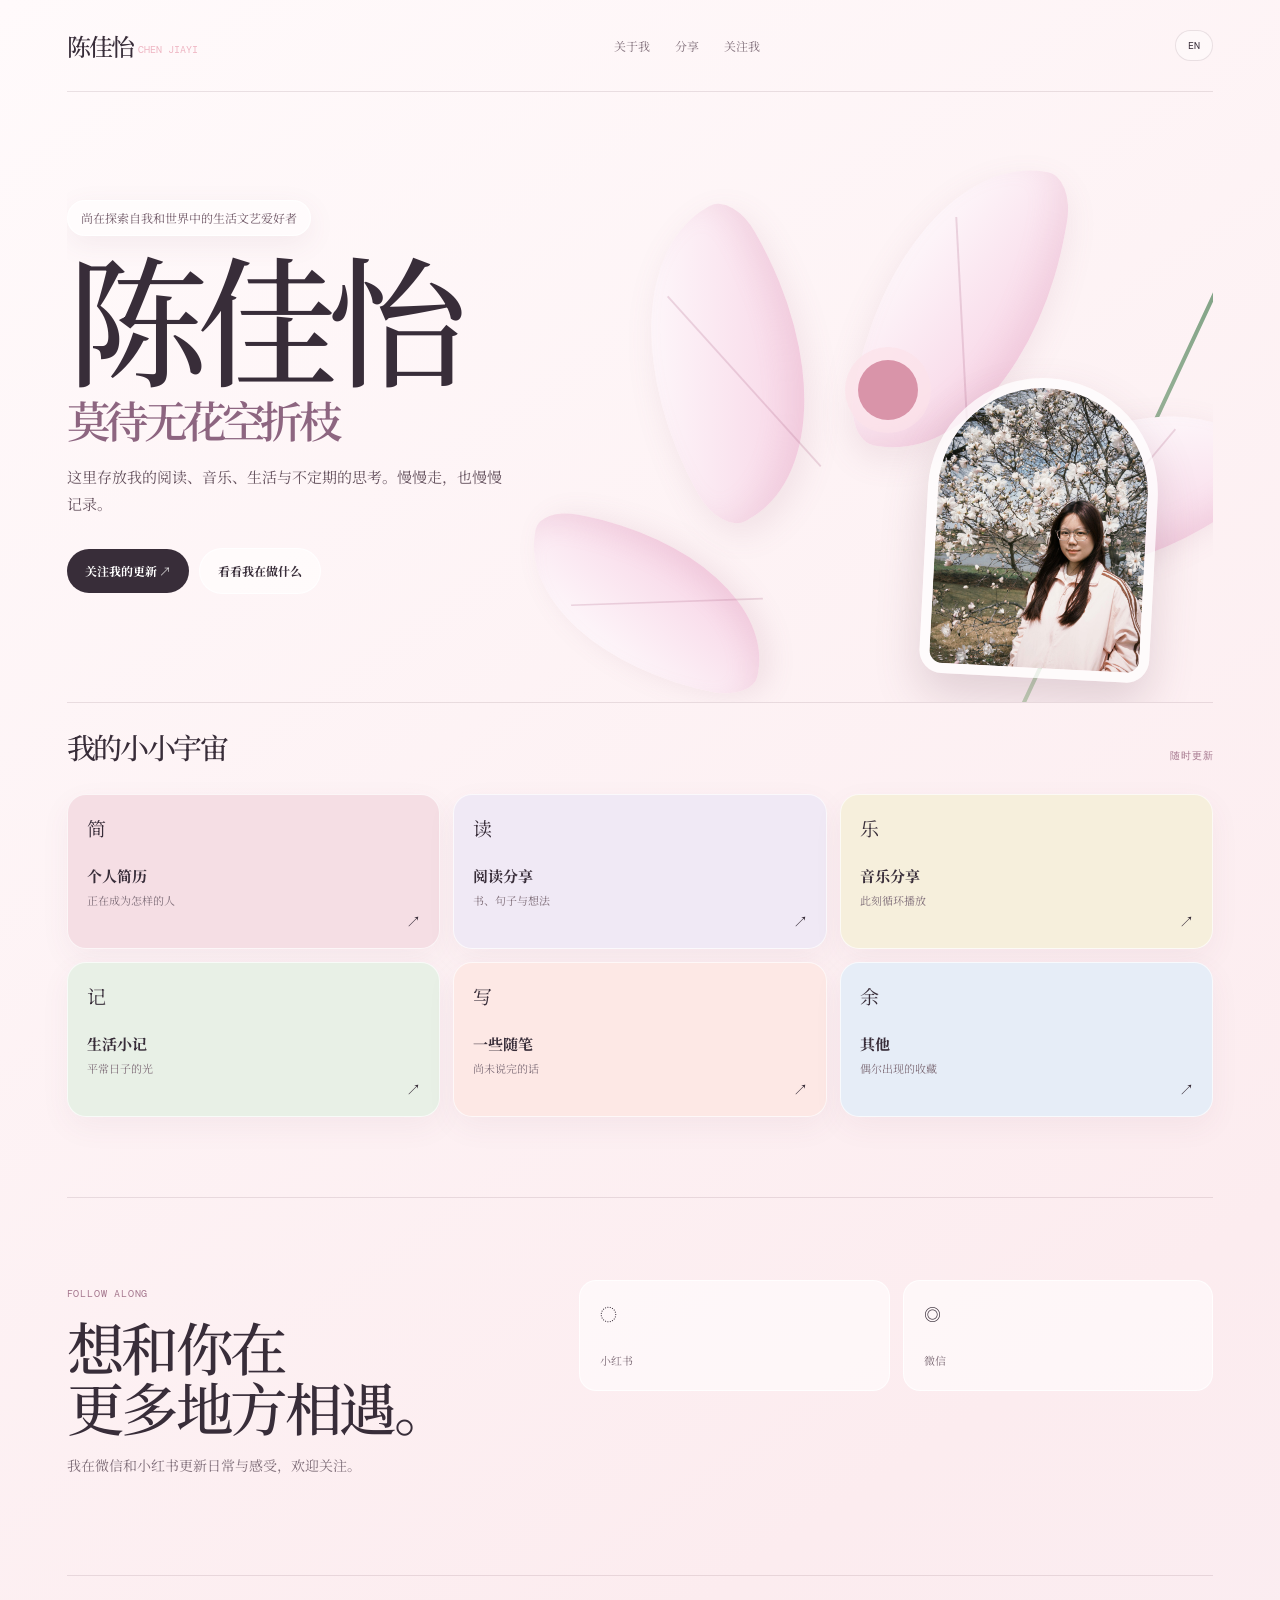
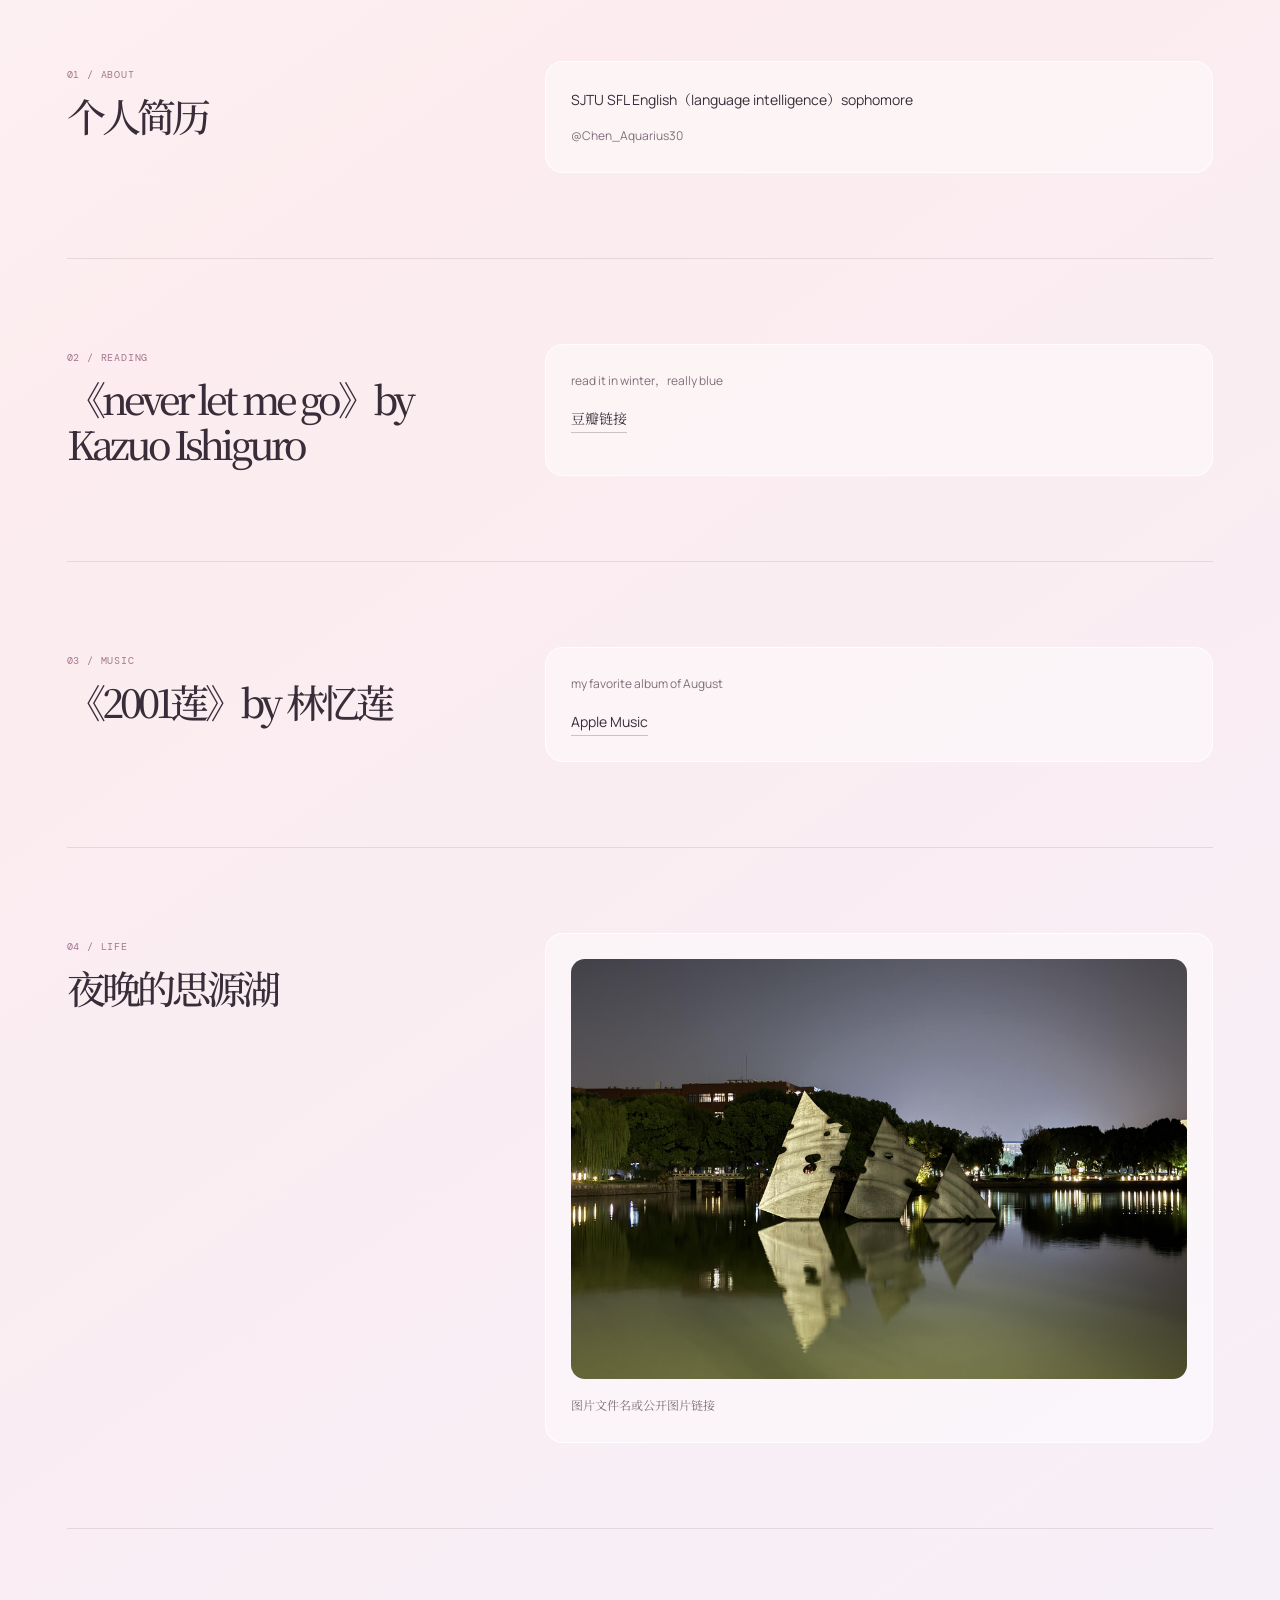
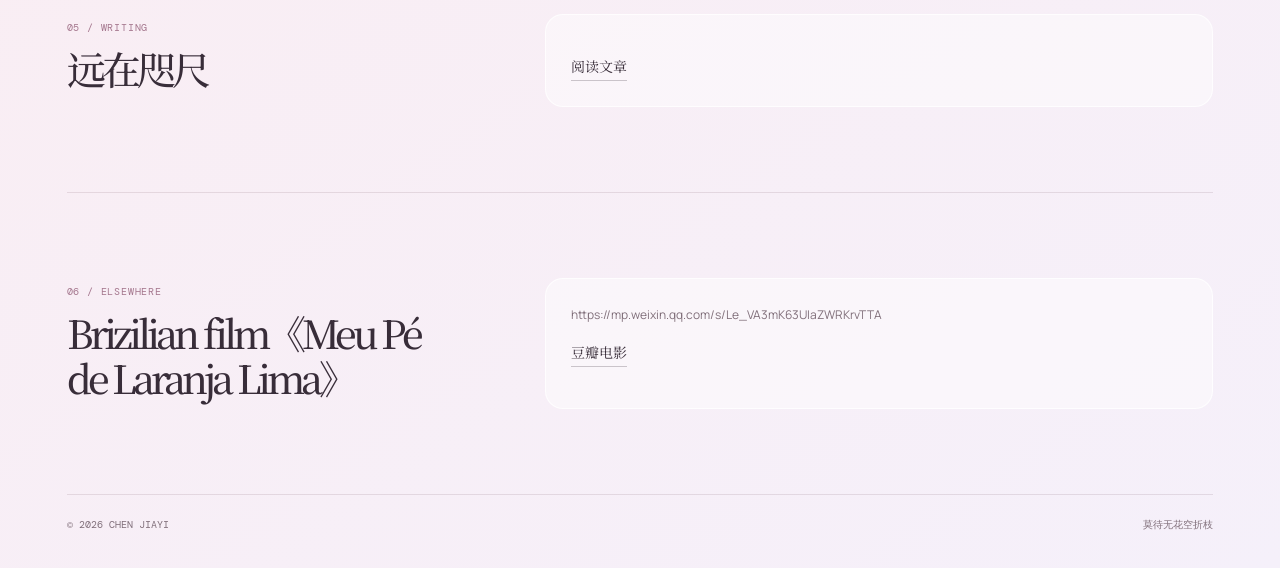
<file: index.html>
<!doctype html>
<html lang="zh-CN">
<head>
  <meta charset="utf-8">
  <meta name="viewport" content="width=device-width,initial-scale=1">
  <meta name="description" content="陈佳怡的个人网站">
  <title>陈佳怡 · 莫待无花空折枝</title>
  <link rel="stylesheet" href="style.css">
</head>
<body>
  <div class="shell">
    <header class="top">
      <a class="brand" href="#top">陈佳怡<small>CHEN JIAYI</small></a>
      <nav class="menu">
        <a href="#about" data-zh="关于我" data-en="About">关于我</a>
        <a href="#sharing" data-zh="分享" data-en="Sharing">分享</a>
        <a href="#follow" data-zh="关注我" data-en="Follow">关注我</a>
      </nav>
      <button class="lang" type="button">EN</button>
    </header>

    <main id="top">
      <section class="hero">
        <div class="intro">
          <span class="pill" data-zh="尚在探索自我和世界中的生活文艺爱好者" data-en="A life & arts lover, still exploring self and world">尚在探索自我和世界中的生活文艺爱好者</span>
          <h1>
            <span class="hero-name">Chen<br>Jiayi</span>
            <span class="hero-slogan" data-zh="莫待无花空折枝" data-en="Gather flowers while they bloom">莫待无花空折枝</span>
          </h1>
          <p class="summary" data-zh="我在记录阅读、音乐、生活和那些不肯被遗忘的欢喜。愿每一天都慢一点，也认真一点。" data-en="I’m collecting the books, songs, routines, and quiet joys that deserve to be remembered. I try to move slowly and live with intention.">我在记录阅读、音乐、生活和那些不肯被遗忘的欢喜。愿每一天都慢一点，也认真一点。</p>
          <div class="actions">
            <a class="button primary" href="#follow" data-zh="关注我的更新 ↗" data-en="Follow my updates ↗">关注我的更新 ↗</a>
            <a class="button secondary" href="#sharing" data-zh="看看我在做什么" data-en="See what I share">看看我在做什么</a>
          </div>
        </div>

        <div class="magnolia" aria-hidden="true">
          <i class="stem"></i>
          <i class="petal p1"></i>
          <i class="petal p2"></i>
          <i class="petal p3"></i>
          <i class="petal p4"></i>
          <i class="flower-center"></i>
        </div>
        <img class="profile-photo" src="./assets/chen-jiayi-profile.jpg" alt="陈佳怡在白玉兰花树下的照片" />
      </section>

      <section class="modules" id="sharing">
        <div class="modules-head">
          <h2 data-zh="我的小小宇宙" data-en="My little universe">我的小小宇宙</h2>
          <span class="eyebrow" data-zh="随时更新" data-en="UPDATED WHENEVER">随时更新</span>
        </div>
        <div class="module-grid">
          <a class="module" href="#about"><span class="icon">简</span><strong data-zh="个人简历" data-en="About me">个人简历</strong><small data-zh="正在成为怎样的人" data-en="Who I’m becoming">正在成为怎样的人</small><b>↗</b></a>
          <a class="module" href="#reading"><span class="icon">读</span><strong data-zh="阅读分享" data-en="Reading">阅读分享</strong><small data-zh="书、句子与想法" data-en="Books, lines, ideas">书、句子与想法</small><b>↗</b></a>
          <a class="module" href="#music"><span class="icon">乐</span><strong data-zh="音乐分享" data-en="Music">音乐分享</strong><small data-zh="此刻循环播放" data-en="On repeat lately">此刻循环播放</small><b>↗</b></a>
          <a class="module" href="#life"><span class="icon">记</span><strong data-zh="生活小记" data-en="Life notes">生活小记</strong><small data-zh="平常日子的光" data-en="Light in ordinary days">平常日子的光</small><b>↗</b></a>
          <a class="module" href="#writing"><span class="icon">写</span><strong data-zh="一些随笔" data-en="Writing">一些随笔</strong><small data-zh="尚未说完的话" data-en="Thoughts in progress">尚未说完的话</small><b>↗</b></a>
          <a class="module" href="#other"><span class="icon">余</span><strong data-zh="其他" data-en="Elsewhere">其他</strong><small data-zh="偶尔出现的收藏" data-en="Occasional finds">偶尔出现的收藏</small><b>↗</b></a>
        </div>
      </section>

      <section class="quick" id="follow">
        <div>
          <span class="eyebrow">FOLLOW ALONG</span>
          <h2 data-zh="想和你在<br>更多地方相遇。" data-en="Let’s meet in<br>more places.">想和你在<br>更多地方相遇。</h2>
          <p data-zh="我在微信和小红书更新日常与感受，欢迎关注。" data-en="I share life notes and thoughts on WeChat and Xiaohongshu — feel free to follow along.">我在微信和小红书更新日常与感受，欢迎关注。</p>
        </div>
        <div class="follow">
          <a href="#"> <span>◌</span><small data-zh="微信 · 加我" data-en="WeChat · Add me">微信 · 加我</small></a>
          <a href="#"><span>✦</span><small data-zh="小红书 · 跟着走" data-en="Xiaohongshu · Follow along">小红书 · 跟着走</small></a>
        </div>
      </section>

      <section class="detail" id="about">
        <div class="detail-grid">
          <div>
            <span class="eyebrow">01 / ABOUT</span>
            <h2 class="detail-title" data-zh="个人简历" data-en="About me">个人简历</h2>
          </div>
          <div class="content-card">
            <p data-zh="SJTU SFL English（language intelligence）sophomore" data-en="SJTU SFL English (language intelligence) sophomore">SJTU SFL English（language intelligence）sophomore</p>
            <p class="meta" data-zh="@Chen_Aquarius30" data-en="@Chen_Aquarius30">@Chen_Aquarius30</p>
          </div>
        </div>
      </section>

      <section class="detail" id="reading">
        <div class="detail-grid">
          <div>
            <span class="eyebrow">02 / READING</span>
            <h2 class="detail-title" data-zh="《never let me go》by Kazuo Ishiguro" data-en="Never Let Me Go by Kazuo Ishiguro">《never let me go》by Kazuo Ishiguro</h2>
          </div>
          <div class="content-card">
            <p class="note" data-zh="read it in winter，really blue" data-en="Read it in winter, really blue">read it in winter，really blue</p>
            <a href="https://www.douban.com/doubanapp/dispatch/book/6885341?dt_dapp=1" target="_blank" rel="noreferrer">豆瓣链接</a>
          </div>
        </div>
      </section>

      <section class="detail" id="music">
        <div class="detail-grid">
          <div>
            <span class="eyebrow">03 / MUSIC</span>
            <h2 class="detail-title" data-zh="《2001莲》by 林忆莲" data-en="《2001》 by Sandy Lam">《2001莲》by 林忆莲</h2>
          </div>
          <div class="content-card">
            <p class="note" data-zh="my favorite album of August" data-en="My favorite album of August">my favorite album of August</p>
            <a href="https://music.apple.com/cn/album/2001-%E8%93%AE/1511962733" target="_blank" rel="noreferrer">Apple Music</a>
          </div>
        </div>
      </section>

      <section class="detail" id="life">
        <div class="detail-grid">
          <div>
            <span class="eyebrow">04 / LIFE</span>
            <h2 class="detail-title" data-zh="夜晚的思源湖" data-en="Night at Siyuan Lake">夜晚的思源湖</h2>
          </div>
          <div class="content-card">
            <img src="./assets/siyuan-lake-night.jpg" alt="夜晚的思源湖" />
            <p class="note" data-zh="这个世界静下来时，最适合记住自己正在慢慢长大。" data-en="When the world quiets down, it is the best time to remember how I am growing.">这个世界静下来时，最适合记住自己正在慢慢长大。</p>
          </div>
        </div>
      </section>

      <section class="detail" id="writing">
        <div class="detail-grid">
          <div>
            <span class="eyebrow">05 / WRITING</span>
            <h2 class="detail-title" data-zh="远在咫尺" data-en="Close Yet Distant">远在咫尺</h2>
          </div>
          <div class="content-card">
            <a href="https://mp.weixin.qq.com/s/8qygU_LV9gawWur4GoGyUQ" target="_blank" rel="noreferrer">阅读文章</a>
          </div>
        </div>
      </section>

      <section class="detail" id="other">
        <div class="detail-grid">
          <div>
            <span class="eyebrow">06 / ELSEWHERE</span>
            <h2 class="detail-title" data-zh="Brizilian film《Meu Pé de Laranja Lima》" data-en="Brazilian film “Meu Pé de Laranja Lima”">Brizilian film《Meu Pé de Laranja Lima》</h2>
          </div>
          <div class="content-card">
            <p class="note" data-zh="https://mp.weixin.qq.com/s/Le_VA3mK63UIaZWRKrvTTA" data-en="https://mp.weixin.qq.com/s/Le_VA3mK63UIaZWRKrvTTA">https://mp.weixin.qq.com/s/Le_VA3mK63UIaZWRKrvTTA</p>
            <a href="https://www.douban.com/doubanapp/dispatch/movie/24754082?dt_dapp=1" target="_blank" rel="noreferrer">豆瓣电影</a>
          </div>
        </div>
      </section>
    </main>

    <footer class="footer">
      <span>© 2026 CHEN JIAYI</span>
      <span data-zh="莫待无花空折枝" data-en="GATHER FLOWERS WHILE THEY BLOOM">莫待无花空折枝</span>
    </footer>
  </div>

  <script src="content.js"></script>
  <script src="script.js"></script>
</body>
</html>
</file>
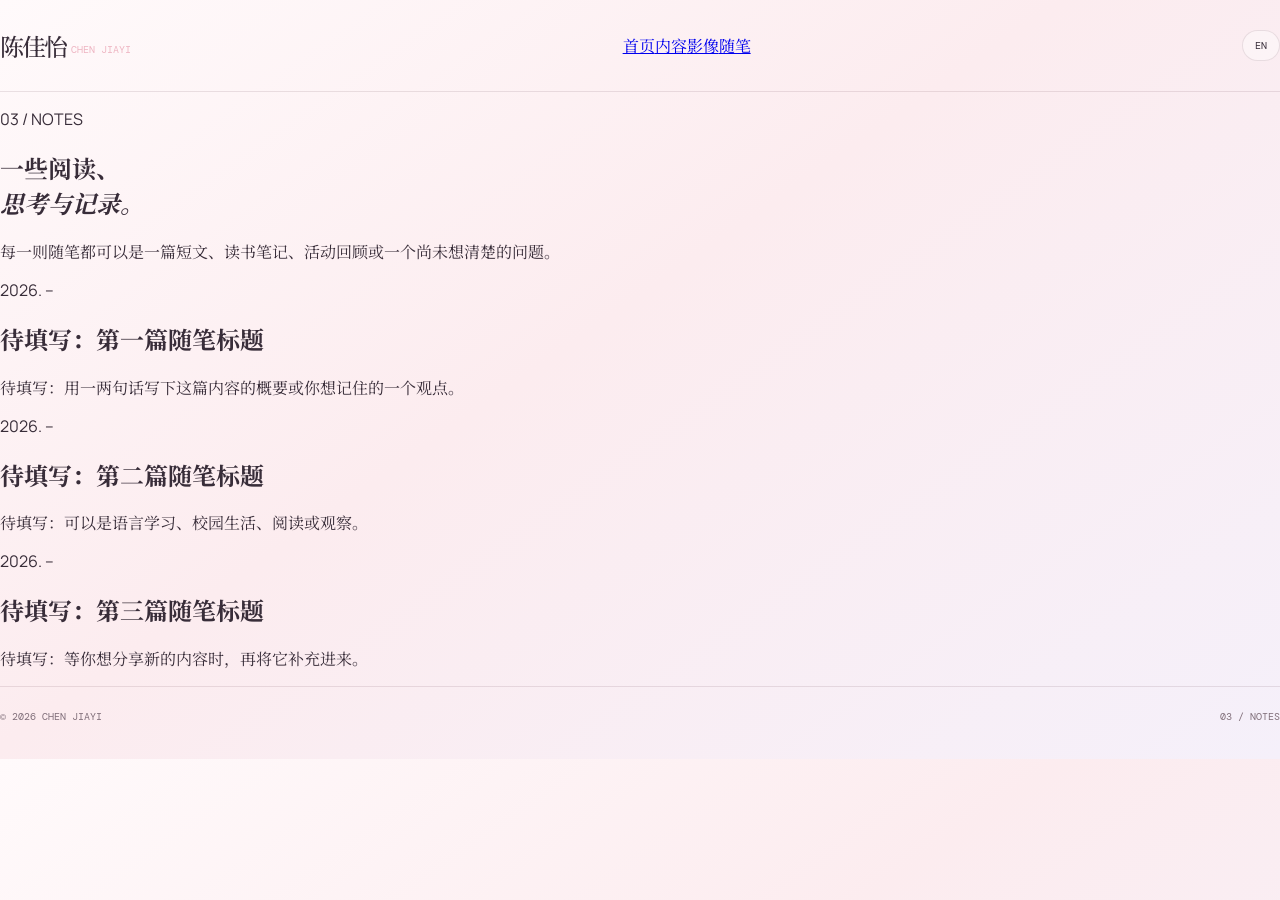
<file: notes.html>
<!doctype html><html lang="zh-CN"><head><meta charset="utf-8"><meta name="viewport" content="width=device-width,initial-scale=1"><title>随笔 · 陈佳怡</title><link rel="stylesheet" href="style.css"></head><body><div class="site"><header class="top"><a class="brand" href="index.html">陈佳怡<span> / CJY</span></a><nav class="nav"><a href="index.html" data-zh="首页" data-en="Home">首页</a><a href="works.html" data-zh="内容" data-en="Work">内容</a><a href="gallery.html" data-zh="影像" data-en="Gallery">影像</a><a class="active" href="notes.html" data-zh="随笔" data-en="Notes">随笔</a></nav><button class="lang">EN</button></header><main><section class="page-top"><p class="kicker">03 / NOTES</p><h1 class="page-title" data-zh="一些阅读、<br><em>思考与记录。</em>" data-en="Reading, thinking,<br><em>and little notes.</em>">一些阅读、<br><em>思考与记录。</em></h1><p class="page-sub" data-zh="每一则随笔都可以是一篇短文、读书笔记、活动回顾或一个尚未想清楚的问题。" data-en="Every note can be a short essay, a reading reflection, an event recap, or a question still taking shape.">每一则随笔都可以是一篇短文、读书笔记、活动回顾或一个尚未想清楚的问题。</p></section><section class="writing-list"><article class="post"><time>2026. --</time><h2 data-zh="待填写：第一篇随笔标题" data-en="To add: First note title">待填写：第一篇随笔标题</h2><p data-zh="待填写：用一两句话写下这篇内容的概要或你想记住的一个观点。" data-en="To be added: A one- or two-sentence description, or the thought you want to keep.">待填写：用一两句话写下这篇内容的概要或你想记住的一个观点。</p></article><article class="post"><time>2026. --</time><h2 data-zh="待填写：第二篇随笔标题" data-en="To add: Second note title">待填写：第二篇随笔标题</h2><p data-zh="待填写：可以是语言学习、校园生活、阅读或观察。" data-en="To be added: It could be about language learning, campus life, reading, or an observation.">待填写：可以是语言学习、校园生活、阅读或观察。</p></article><article class="post"><time>2026. --</time><h2 data-zh="待填写：第三篇随笔标题" data-en="To add: Third note title">待填写：第三篇随笔标题</h2><p data-zh="待填写：等你想分享新的内容时，再将它补充进来。" data-en="To be added: Add it whenever there is something new you want to share.">待填写：等你想分享新的内容时，再将它补充进来。</p></article></section></main><footer class="footer"><span>© 2026 CHEN JIAYI</span><span>03 / NOTES</span></footer></div><script src="script.js"></script></body></html>
</file>
<file: style.css>
@import url('https://fonts.googleapis.com/css2?family=DM+Mono&family=Manrope:wght@400;500;600;700&family=Noto+Serif+SC:wght@400;500;600;700&family=Playfair+Display:ital,wght@0,500;0,600;1,500;1,600&display=swap');
:root{--ink:#382d39;--muted:#806f7a;--pink:#fcedf0;--rose:#eeb5c2;--lav:#eee9f5;--cream:#fffdfb;--line:rgba(93,58,75,.13);--glass:rgba(255,255,255,.55)}*{box-sizing:border-box}html{scroll-behavior:smooth}body{margin:0;background:linear-gradient(145deg,#fffafb 0%,#fcecef 45%,#f5f0fa 100%);color:var(--ink);font-family:Manrope,'Noto Serif SC',sans-serif}.shell{max-width:1370px;margin:auto;min-height:100vh;padding:0 5.2vw}.top{height:92px;display:flex;align-items:center;justify-content:space-between;border-bottom:1px solid var(--line)}.brand{font:500 24px 'Noto Serif SC',serif;letter-spacing:-.08em;color:var(--ink);text-decoration:none}.brand small{font:10px 'DM Mono';letter-spacing:0;color:var(--rose);vertical-align:middle;margin-left:5px}.menu{display:flex;align-items:center;gap:25px}.menu a{font-size:12px;color:var(--muted);text-decoration:none}.menu a:hover{color:var(--ink)}.lang{font:10px 'DM Mono';color:var(--ink);border:1px solid var(--line);background:rgba(255,255,255,.4);border-radius:20px;padding:8px 12px;cursor:pointer}.hero{min-height:610px;display:grid;grid-template-columns:1.08fr .92fr;align-items:center;position:relative;overflow:hidden}.intro{position:relative;z-index:3;padding:72px 0}.pill{display:inline-block;background:var(--glass);border:1px solid rgba(255,255,255,.9);box-shadow:0 8px 28px rgba(124,76,97,.08);border-radius:99px;padding:8px 13px;font-size:12px;color:#745d6b}.hero h1{font:500 clamp(5rem,11vw,10.5rem)/.79 'Playfair Display','Noto Serif SC',serif;letter-spacing:-.075em;margin:26px 0 13px}.hero-name{display:block;font:500 clamp(5rem,11vw,10.5rem)/.79 'Playfair Display','Noto Serif SC',serif;letter-spacing:-.075em}.hero-name.multiline-name{line-height:.79}.hero-slogan{display:block;font:600 clamp(1.55rem,3.4vw,3.25rem)/1 'Noto Serif SC';letter-spacing:-.12em;color:#8d6580;margin-top:25px}.summary{font-size:15px;line-height:1.8;max-width:445px;margin:22px 0;color:#66535f}.actions{display:flex;gap:10px;align-items:center;margin-top:30px}.button{border-radius:99px;padding:13px 18px;text-decoration:none;font-size:12px;font-weight:700}.button.primary{background:var(--ink);color:white}.button.secondary{color:var(--ink);background:var(--glass);border:1px solid rgba(255,255,255,.9)}.magnolia{position:absolute;right:-3%;width:54%;height:100%;top:0;z-index:1}.profile-photo{position:absolute;z-index:2;right:5%;bottom:4%;width:230px;height:300px;object-fit:cover;object-position:58% center;border:10px solid rgba(255,255,255,.72);border-radius:120px 120px 24px 24px;box-shadow:0 22px 46px rgba(115,73,93,.2);transform:rotate(3deg)}.stem{position:absolute;right:19%;bottom:-7%;height:87%;width:4px;background:linear-gradient(#7b9e81,#c3d1b9);transform:rotate(25deg);border-radius:10px}.petal{position:absolute;width:190px;height:315px;background:linear-gradient(120deg,#fff 10%,#f7d3e5 80%);border-radius:88% 16% 86% 17%;transform-origin:bottom center;box-shadow:inset -15px -10px 30px rgba(205,132,166,.14),0 13px 35px rgba(144,99,121,.12)}.petal:after{content:"";position:absolute;width:2px;height:78%;left:53%;bottom:3%;background:rgba(181,111,144,.25);transform:rotate(-13deg)}.p1{left:12%;top:14%;transform:rotate(-29deg) scale(.93)}.p2{left:34%;top:8%;transform:rotate(10deg) scale(.95)}.p3{left:47%;top:27%;transform:rotate(53deg) scale(.85)}.p4{left:7%;top:36%;transform:rotate(-79deg) scale(.78)}.flower-center{position:absolute;top:44%;left:37%;width:60px;height:60px;background:#d994a9;border-radius:50%;z-index:2;box-shadow:0 0 0 13px rgba(252,227,234,.7)}.modules{border-top:1px solid var(--line);padding:23px 0 80px}.modules-head{display:flex;justify-content:space-between;align-items:baseline;margin-bottom:27px}.eyebrow{font:10px 'DM Mono';letter-spacing:.08em;color:#a4768d}.modules-head h2,.section-title{font:500 29px 'Noto Serif SC';letter-spacing:-.08em;margin:0}.module-grid{display:grid;grid-template-columns:repeat(3,1fr);gap:13px}.module{min-height:155px;border-radius:19px;padding:19px;position:relative;overflow:hidden;text-decoration:none;color:var(--ink);border:1px solid rgba(255,255,255,.72);box-shadow:0 10px 30px rgba(122,76,96,.06);transition:transform .2s}.module:hover{transform:translateY(-4px)}.module:nth-child(1){background:#f5dee4}.module:nth-child(2){background:#f0e9f5}.module:nth-child(3){background:#f6efdc}.module:nth-child(4){background:#e8f0e6}.module:nth-child(5){background:#fde8e5}.module:nth-child(6){background:#e6edf7}.module .icon{font:19px 'Noto Serif SC';display:block;margin-bottom:24px}.module strong{display:block;font-size:15px}.module small{display:block;margin-top:5px;font-size:11px;color:var(--muted)}.module b{position:absolute;right:18px;bottom:16px;font:15px 'DM Mono';font-weight:400}.quick{padding:82px 0;border-top:1px solid var(--line);display:grid;grid-template-columns:.8fr 1.2fr;gap:7vw}.quick h2{font:500 clamp(2.2rem,4.5vw,4.5rem)/1.05 'Playfair Display','Noto Serif SC';letter-spacing:-.06em;margin:15px 0}.quick p{font-size:14px;line-height:1.85;color:var(--muted);max-width:390px}.follow{display:grid;grid-template-columns:1fr 1fr;gap:13px;align-content:start}.follow a{border-radius:17px;padding:20px;background:var(--glass);border:1px solid rgba(255,255,255,.8);color:var(--ink);text-decoration:none;min-height:105px}.follow span{display:block;font-size:17px;margin-bottom:22px}.follow small{font-size:11px;color:var(--muted)}.detail{scroll-margin-top:25px;padding:85px 0;border-top:1px solid var(--line)}.detail-grid{display:grid;grid-template-columns:.72fr 1.28fr;gap:8vw}.detail-title{font:500 39px/1.15 'Noto Serif SC';letter-spacing:-.1em;margin:10px 0}.content-card{background:rgba(255,255,255,.42);border:1px solid rgba(255,255,255,.8);padding:25px;border-radius:18px;line-height:1.85;font-size:14px}.content-card p{margin:0}.content-card a{display:inline-block;margin-top:14px;color:var(--ink);text-decoration:none;border-bottom:1px solid rgba(56,45,57,.25)}.content-card img{display:block;width:100%;max-height:420px;object-fit:cover;border-radius:14px;margin-bottom:16px}.meta{margin-top:12px!important;font-size:12px;color:var(--muted)}.note{color:var(--muted);font-size:12px}.footer{display:flex;justify-content:space-between;border-top:1px solid var(--line);padding:23px 0 36px;font:10px 'DM Mono';color:var(--muted)}@media(max-width:760px){.shell{padding:0 21px}.top{height:72px}.menu{gap:11px}.menu a{font-size:10px}.brand{font-size:20px}.hero{min-height:650px;display:block}.intro{padding-top:76px}.hero h1{font-size:21vw}.hero-name{font-size:21vw}.summary{max-width:80%;font-size:13px}.magnolia{height:54%;width:95%;right:-23%;bottom:-1%;top:auto;opacity:.78}.profile-photo{width:145px;height:190px;right:4%;bottom:2%;border-width:7px;border-radius:80px 80px 16px 16px}.petal{width:120px;height:200px}.module-grid{grid-template-columns:1fr 1fr}.module{min-height:135px}.quick,.detail-grid{grid-template-columns:1fr;gap:35px}.quick{padding:58px 0}.footer{gap:14px;flex-wrap:wrap}.actions{flex-wrap:wrap}.detail{padding:60px 0}}
</file>
